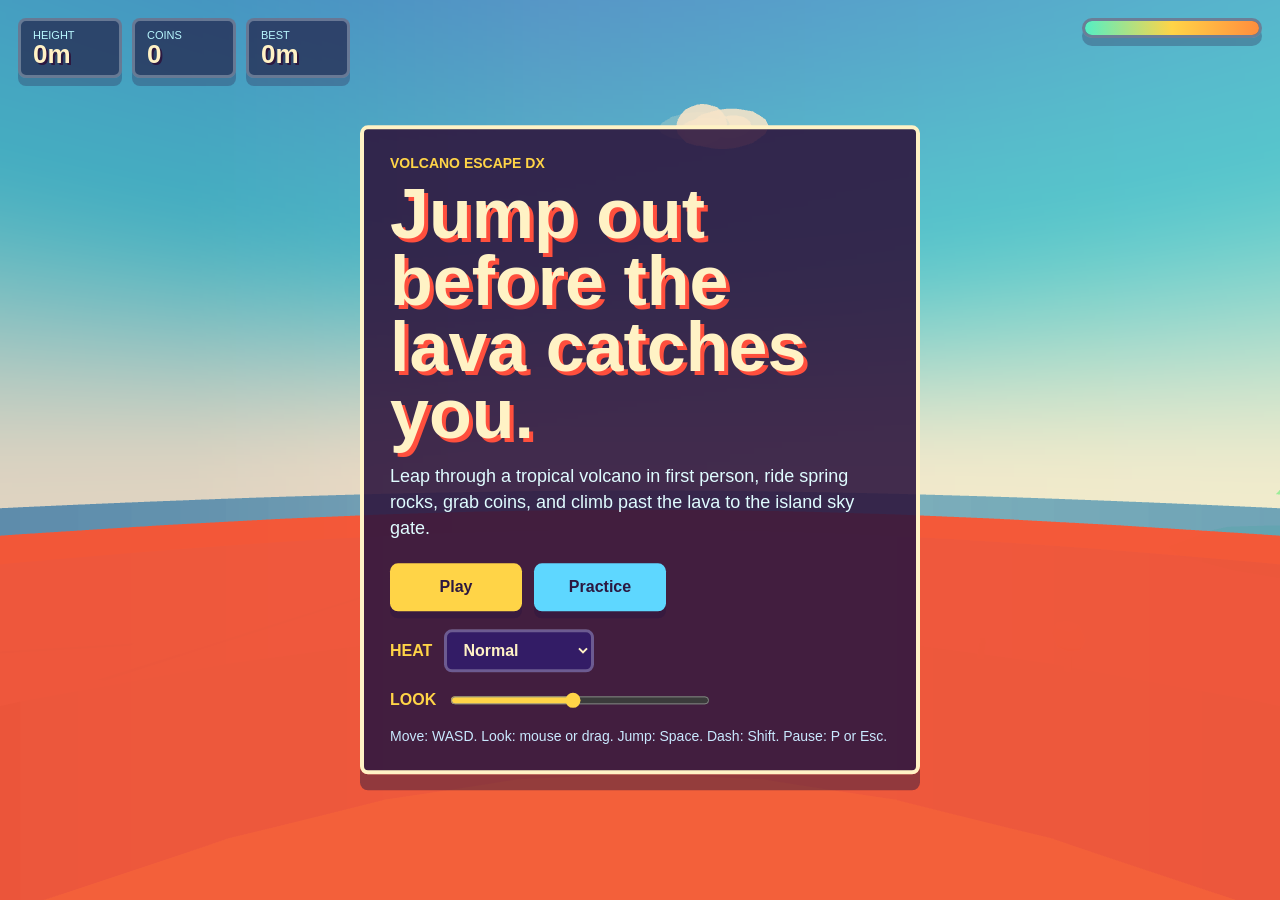
<file: index.html>
<!doctype html>
<html lang="en">
<head>
  <meta charset="utf-8">
  <meta name="viewport" content="width=device-width, initial-scale=1">
  <meta name="theme-color" content="#ffcf4a">
  <title>Volcano Escape DX</title>
  <link rel="shortcut icon" type="image/png" href="favicon.png">
  <link rel="stylesheet" href="css/css.css">
</head>
<body>
  <main class="game-shell" aria-label="Volcano Escape DX">
    <div id="gameMount" aria-label="3D playfield"></div>

    <section class="hud" aria-live="polite">
      <div>
        <span class="hud-label">Height</span>
        <strong id="heightValue">0m</strong>
      </div>
      <div>
        <span class="hud-label">Coins</span>
        <strong id="gemValue">0</strong>
      </div>
      <div>
        <span class="hud-label">Best</span>
        <strong id="bestValue">0m</strong>
      </div>
    </section>

    <section class="power-meter" aria-label="Boost meter">
      <div id="boostFill"></div>
    </section>

    <section class="panel" id="menuPanel">
      <p class="eyebrow">Volcano Escape DX</p>
      <h1>Jump out before the lava catches you.</h1>
      <p class="intro">Leap through a tropical volcano in first person, ride spring rocks, grab coins, and climb past the lava to the island sky gate.</p>
      <div class="menu-actions">
        <button id="playButton" class="primary-button" type="button">Play</button>
        <button id="practiceButton" class="secondary-button" type="button">Practice</button>
      </div>
      <div class="difficulty-row">
        <label for="difficultySelect">Heat</label>
        <select id="difficultySelect">
          <option value="chill">Chill</option>
          <option value="normal" selected>Normal</option>
          <option value="eruption">Eruption</option>
        </select>
      </div>
      <div class="sensitivity-row">
        <label for="sensitivitySlider">Look</label>
        <input type="range" min="60" max="220" value="135" id="sensitivitySlider">
      </div>
      <p class="controls-copy">Move: WASD. Look: mouse or drag. Jump: Space. Dash: Shift. Pause: P or Esc.</p>
    </section>

    <section class="panel compact hidden" id="pausePanel">
      <p class="eyebrow">Paused</p>
      <h2>Catch your breath.</h2>
      <div class="menu-actions">
        <button id="resumeButton" class="primary-button" type="button">Resume</button>
        <button id="restartPauseButton" class="secondary-button" type="button">Restart</button>
      </div>
    </section>

    <section class="panel compact hidden" id="resultPanel">
      <p class="eyebrow" id="resultEyebrow">Run Over</p>
      <h2 id="resultTitle">The lava got you.</h2>
      <p class="intro" id="resultStats">Height 0m - Coins 0</p>
      <div class="menu-actions">
        <button id="restartButton" class="primary-button" type="button">Try Again</button>
        <button id="menuButton" class="secondary-button" type="button">Menu</button>
      </div>
    </section>

    <nav class="touch-controls" aria-label="Touch controls">
      <div class="joystick" id="moveJoystick" aria-label="Move joystick">
        <div class="joystick-knob" id="moveJoystickKnob"></div>
      </div>
      <div class="action-pad">
        <button data-touch="jump" type="button" aria-label="Jump">J</button>
        <button data-touch="boost" type="button" aria-label="Dash">B</button>
      </div>
    </nav>
  </main>

  <script src="js/three.js"></script>
  <script src="js/controls/controls.js"></script>
  <script src="js/game3d.js"></script>
</body>
</html>
</file>
<file: css/css.css>
:root {
  color-scheme: dark;
  --ink: #2c1840;
  --cream: #fff2c5;
  --hot: #ff4f3d;
  --gold: #ffd447;
  --mint: #55efc4;
  --sky: #5ed7ff;
  --violet: #7c4dff;
  --panel: rgba(47, 24, 64, 0.9);
  --line: rgba(255, 255, 255, 0.28);
}

* {
  box-sizing: border-box;
}

html,
body {
  width: 100%;
  height: 100%;
}

body {
  margin: 0;
  overflow: hidden;
  font-family: "Trebuchet MS", "Verdana", sans-serif;
  background: #171142;
  color: var(--cream);
}

button,
select {
  font: inherit;
}

.game-shell {
  position: fixed;
  inset: 0;
  display: grid;
  place-items: stretch;
  background:
    radial-gradient(circle at 18% 18%, rgba(255, 211, 71, 0.2), transparent 22%),
    linear-gradient(180deg, #5b2ba7 0%, #163f82 44%, #c7382f 100%);
}

#gameMount,
#gameMount canvas {
  width: 100vw;
  height: 100vh;
  display: block;
  touch-action: none;
}

#gameMount {
  position: fixed;
  inset: 0;
}

.hud {
  position: fixed;
  top: 18px;
  left: 18px;
  display: flex;
  gap: 10px;
  align-items: stretch;
  pointer-events: none;
}

.hud > div,
.power-meter {
  border: 3px solid var(--line);
  background: rgba(31, 19, 58, 0.64);
  box-shadow: 0 8px 0 rgba(44, 24, 64, 0.28);
}

.hud > div {
  min-width: 104px;
  padding: 8px 12px;
  border-radius: 8px;
}

.hud-label {
  display: block;
  font-size: 11px;
  color: #b9f8ff;
  text-transform: uppercase;
}

.hud strong {
  display: block;
  font-size: 26px;
  line-height: 1;
  text-shadow: 2px 2px 0 var(--ink);
}

.power-meter {
  position: fixed;
  top: 18px;
  right: 18px;
  width: 180px;
  height: 20px;
  border-radius: 999px;
  overflow: hidden;
  pointer-events: none;
}

.power-meter div {
  width: 100%;
  height: 100%;
  transform-origin: left center;
  background: linear-gradient(90deg, var(--mint), var(--gold), #ff8d3d);
}

.panel {
  position: fixed;
  left: 50%;
  top: 50%;
  width: min(560px, calc(100vw - 34px));
  padding: 26px;
  transform: translate(-50%, -50%);
  border: 4px solid var(--cream);
  border-radius: 8px;
  background: var(--panel);
  box-shadow: 0 16px 0 rgba(44, 24, 64, 0.48);
  text-align: left;
  z-index: 5;
}

.panel.compact {
  width: min(440px, calc(100vw - 34px));
}

.hidden {
  display: none;
}

.eyebrow {
  margin: 0 0 10px;
  color: var(--gold);
  font-size: 14px;
  font-weight: 800;
  text-transform: uppercase;
}

h1,
h2,
.intro,
.controls-copy {
  margin: 0;
}

h1,
h2 {
  max-width: 12ch;
  font-size: clamp(38px, 8vw, 70px);
  line-height: 0.95;
  text-shadow: 4px 4px 0 var(--hot);
}

h2 {
  font-size: clamp(32px, 7vw, 56px);
}

.intro {
  margin-top: 16px;
  max-width: 48ch;
  font-size: 18px;
  line-height: 1.45;
  color: #dffcff;
}

.menu-actions {
  display: flex;
  gap: 12px;
  flex-wrap: wrap;
  margin-top: 22px;
}

.primary-button,
.secondary-button,
.touch-controls button {
  min-height: 48px;
  border: 0;
  border-radius: 8px;
  color: var(--ink);
  font-weight: 900;
  cursor: pointer;
  box-shadow: 0 7px 0 rgba(44, 24, 64, 0.5);
}

.primary-button {
  min-width: 132px;
  background: var(--gold);
}

.secondary-button {
  min-width: 132px;
  background: var(--sky);
}

.primary-button:active,
.secondary-button:active,
.touch-controls button:active {
  transform: translateY(4px);
  box-shadow: 0 3px 0 rgba(44, 24, 64, 0.5);
}

.difficulty-row,
.sensitivity-row {
  display: flex;
  align-items: center;
  gap: 12px;
  margin-top: 18px;
}

.difficulty-row label,
.sensitivity-row label {
  color: var(--gold);
  font-weight: 900;
  text-transform: uppercase;
}

.difficulty-row select {
  min-width: 150px;
  padding: 9px 12px;
  border: 3px solid var(--line);
  border-radius: 8px;
  background: #331c66;
  color: var(--cream);
  font-weight: 800;
}

.sensitivity-row input {
  width: min(260px, 52vw);
  accent-color: var(--gold);
}

.controls-copy {
  margin-top: 18px;
  color: #c9e9ff;
  font-size: 14px;
}

.touch-controls {
  position: fixed;
  left: 14px;
  right: 14px;
  bottom: 18px;
  display: none;
  justify-content: space-between;
  align-items: flex-end;
  gap: 18px;
  z-index: 4;
  pointer-events: none;
}

.touch-controls button {
  width: 58px;
  height: 54px;
  background: rgba(255, 242, 197, 0.88);
  font-size: 18px;
  pointer-events: auto;
  touch-action: none;
}

.joystick {
  position: relative;
  width: 132px;
  height: 132px;
  border: 3px solid rgba(255, 255, 255, 0.36);
  border-radius: 50%;
  background:
    radial-gradient(circle at center, rgba(255, 242, 197, 0.24) 0 27%, transparent 28%),
    rgba(31, 19, 58, 0.42);
  box-shadow: 0 8px 0 rgba(44, 24, 64, 0.32);
  pointer-events: auto;
  touch-action: none;
}

.joystick::before,
.joystick::after {
  content: "";
  position: absolute;
  background: rgba(255, 255, 255, 0.22);
}

.joystick::before {
  left: 50%;
  top: 14px;
  width: 2px;
  height: calc(100% - 28px);
}

.joystick::after {
  left: 14px;
  top: 50%;
  width: calc(100% - 28px);
  height: 2px;
}

.joystick-knob {
  position: absolute;
  left: 50%;
  top: 50%;
  width: 58px;
  height: 58px;
  border-radius: 50%;
  background: linear-gradient(145deg, var(--cream), var(--gold));
  box-shadow: 0 7px 0 rgba(44, 24, 64, 0.42);
  transform: translate(-50%, -50%);
  will-change: transform;
}

.action-pad {
  display: flex;
  gap: 10px;
}

@media (hover: none), (pointer: coarse) {
  .touch-controls {
    display: flex;
  }

  .hud {
    top: 10px;
    left: 10px;
    gap: 6px;
  }

  .hud > div {
    min-width: 76px;
    padding: 7px 8px;
  }

  .hud strong {
    font-size: 19px;
  }

  .power-meter {
    top: auto;
    right: 10px;
    bottom: 146px;
    width: 120px;
  }

  .panel {
    padding: 20px;
  }
}

.touch-device .touch-controls {
  display: flex;
}

.touch-device .hud {
  top: 10px;
  left: 10px;
  gap: 6px;
}

.touch-device .hud > div {
  min-width: 76px;
  padding: 7px 8px;
}

.touch-device .hud strong {
  font-size: 19px;
}

.touch-device .power-meter {
  top: auto;
  right: 10px;
  bottom: 146px;
  width: 120px;
}
</file>
